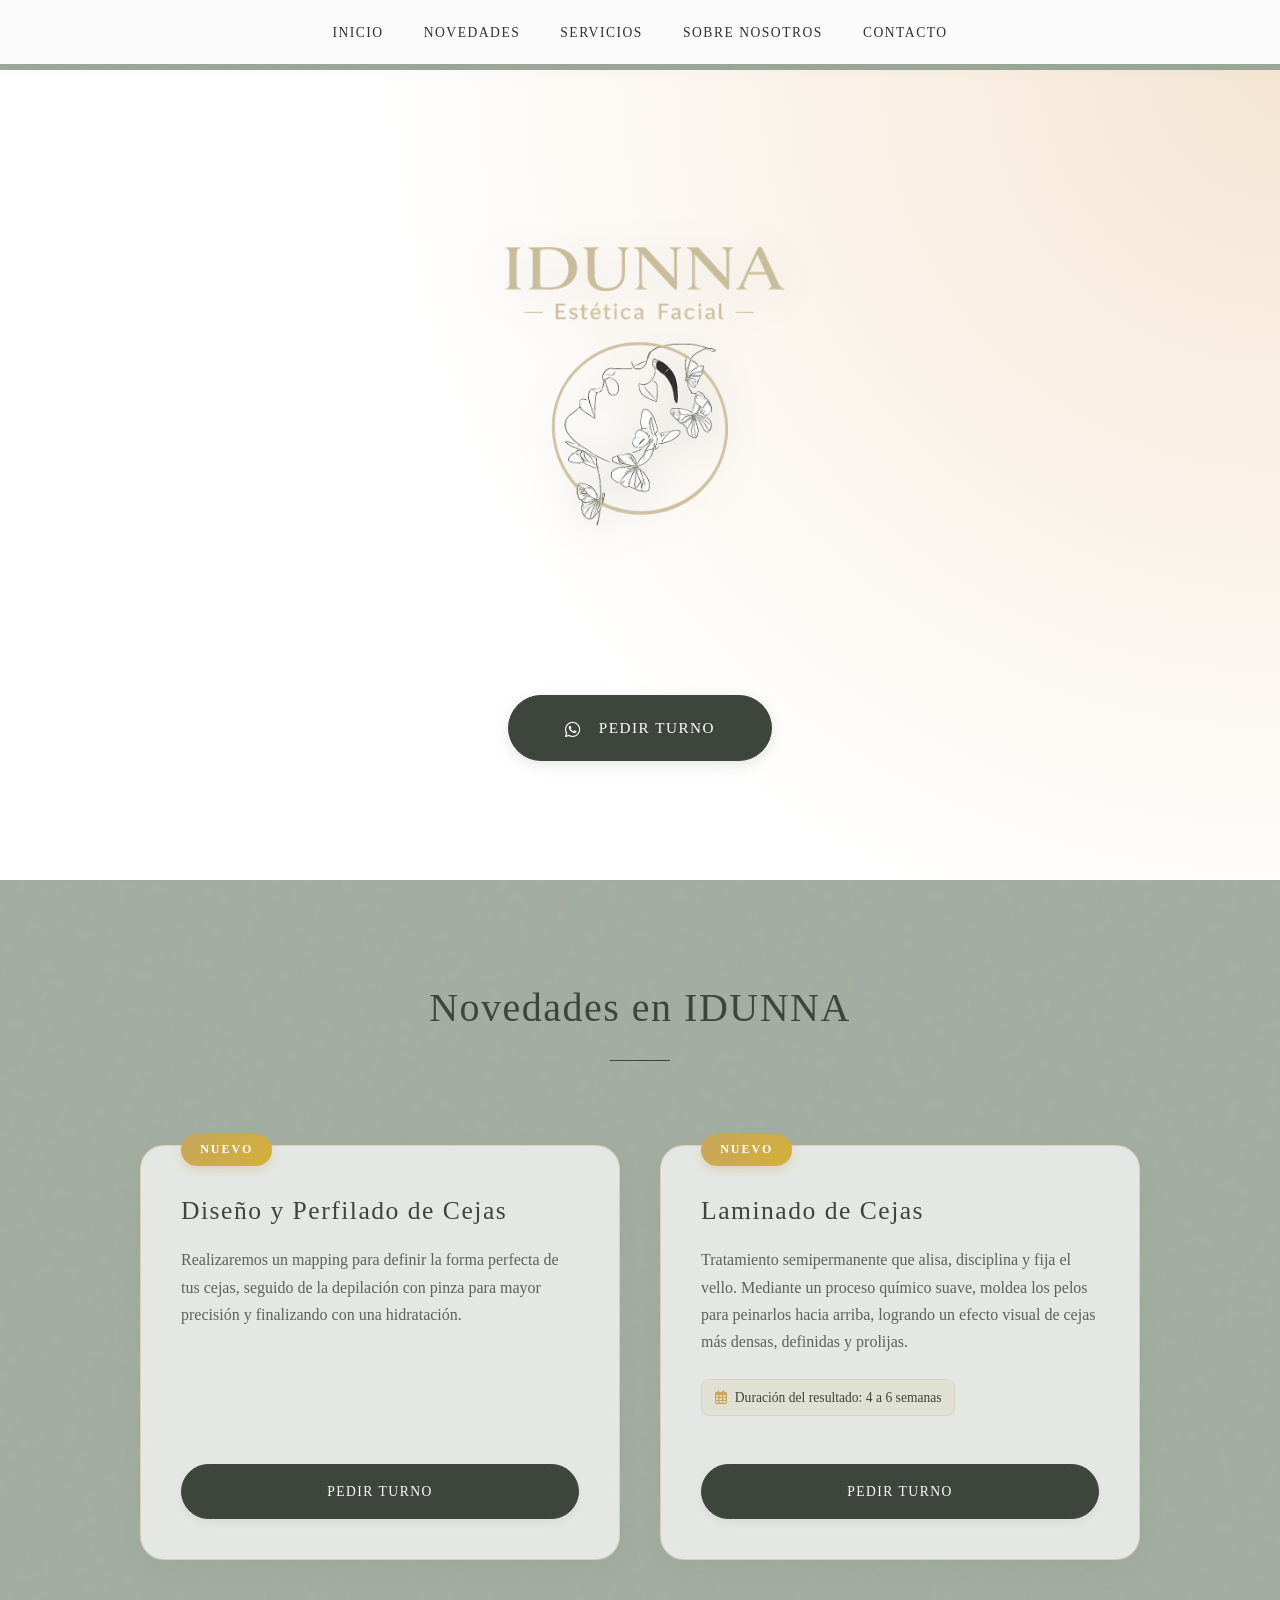
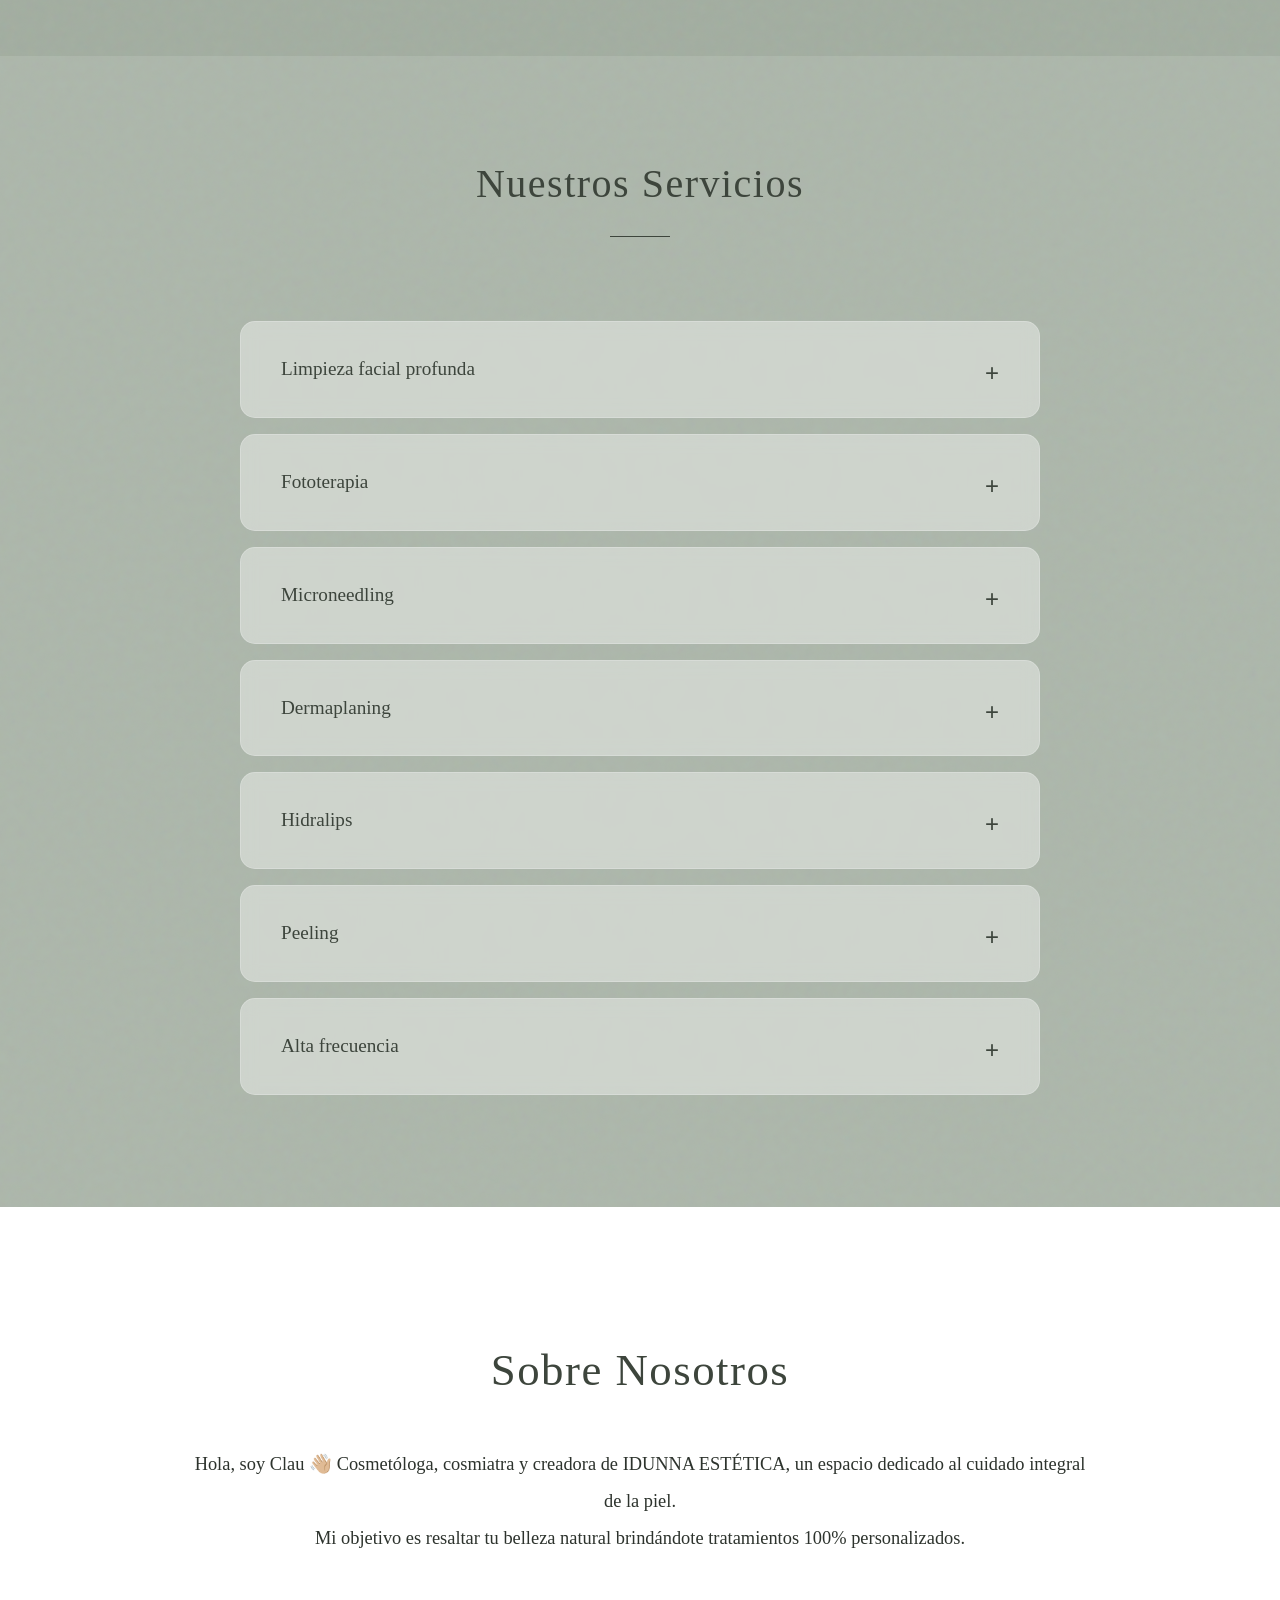
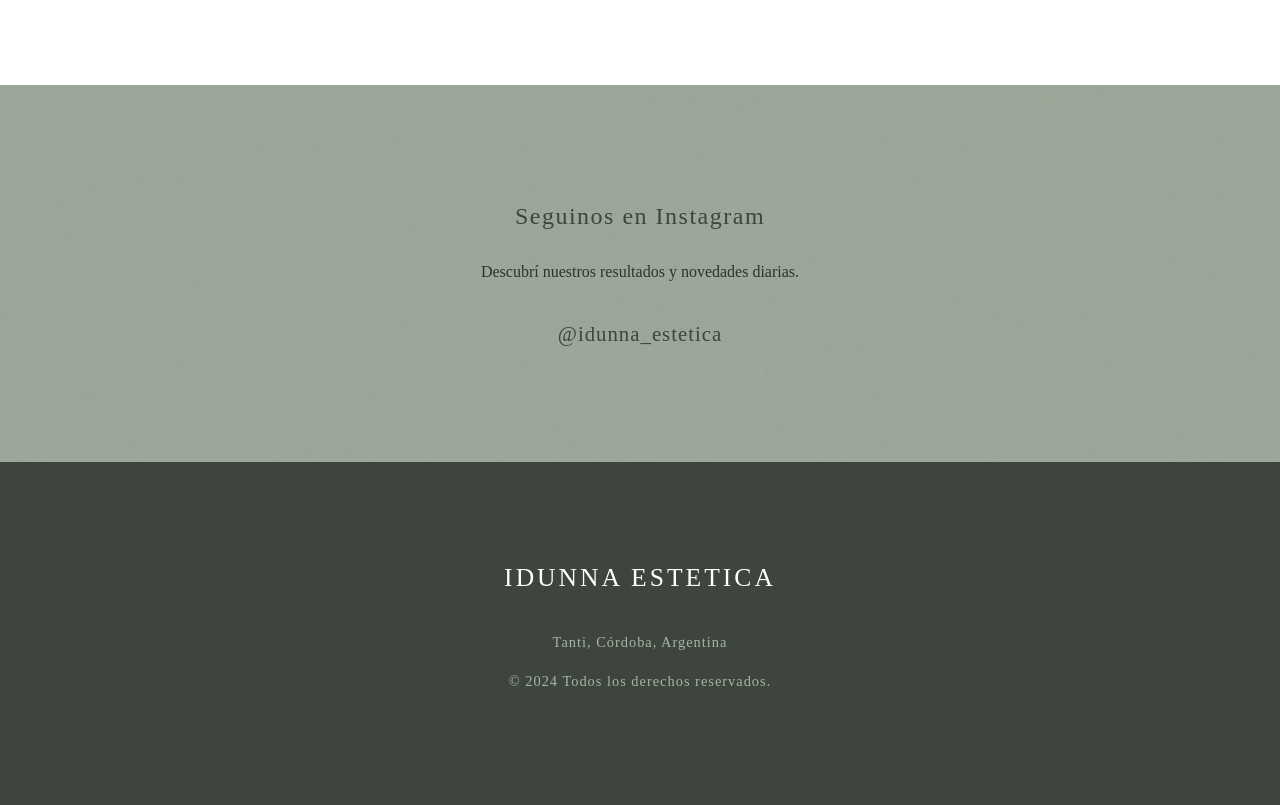
<file: index.html>
<!DOCTYPE html>
<html lang="es">

<head>
    <meta charset="UTF-8">
    <meta name="viewport" content="width=device-width, initial-scale=1.0">
    <title>IDUNNA ESTETICA - Belleza y bienestar para tu piel</title>
    <link rel="stylesheet" href="style.css">
    <!-- Font Awesome para el icono de WhatsApp -->
    <link rel="stylesheet" href="https://cdnjs.cloudflare.com/ajax/libs/font-awesome/6.0.0/css/all.min.css">

</head>

<body>

    <header>
        <nav>
            <ul>
                <li><a href="#inicio">Inicio</a></li>
                <li><a href="#novedades">Novedades</a></li>
                <li><a href="#servicios">Servicios</a></li>
                <li><a href="#sobre-nosotros">Sobre Nosotros</a></li>
                <li><a href="#contacto">Contacto</a></li>
            </ul>
        </nav>
    </header>

    <main>
        <!-- Sección Hero -->
        <section id="inicio">
            <img src="logo.png" alt="IDUNNA ESTETICA" class="hero-logo">

            <a href="https://wa.me/5493541217172?text=Hola%20quiero%20pedir%20un%20turno%20en%20IDUNNA%20ESTETICA%20😊"
                target="_blank" rel="noopener noreferrer">
                <i class="fab fa-whatsapp"></i> Pedir Turno
            </a>
        </section>

        <!-- Sección Novedades -->
        <section id="novedades">
            <h2>Novedades en IDUNNA</h2>
            <div class="novedades-grid">
                <div class="novedad-card reveal">
                    <span class="badge-nuevo">NUEVO</span>
                    <div class="novedad-content">
                        <h3>Diseño y Perfilado de Cejas</h3>
                        <p class="novedad-desc">
                            Realizaremos un mapping para definir la forma perfecta de tus cejas, seguido de la depilación con pinza para mayor precisión y finalizando con una hidratación.
                        </p>
                    </div>
                    <div class="novedad-footer">
                        <a href="https://wa.me/5493541217172?text=Hola%20quiero%20pedir%20un%20turno%20para%20Dise%C3%B1o%20y%20Perfilado%20de%20Cejas%20en%20IDUNNA%20ESTETICA%20%F0%9F%98%8A"
                            target="_blank" rel="noopener noreferrer" class="novedad-btn">
                            Pedir Turno
                        </a>
                    </div>
                </div>

                <div class="novedad-card reveal">
                    <span class="badge-nuevo">NUEVO</span>
                    <div class="novedad-content">
                        <h3>Laminado de Cejas</h3>
                        <p class="novedad-desc">
                            Tratamiento semipermanente que alisa, disciplina y fija el vello. Mediante un proceso químico suave, moldea los pelos para peinarlos hacia arriba, logrando un efecto visual de cejas más densas, definidas y prolijas.
                        </p>
                        <div class="novedad-meta">
                            <span class="duracion-badge">
                                <i class="far fa-calendar-alt"></i> Duración del resultado: 4 a 6 semanas
                            </span>
                        </div>
                    </div>
                    <div class="novedad-footer">
                        <a href="https://wa.me/5493541217172?text=Hola%20quiero%20pedir%20un%20turno%20para%20Laminado%20de%20Cejas%20en%20IDUNNA%20ESTETICA%20%F0%9F%98%8A"
                            target="_blank" rel="noopener noreferrer" class="novedad-btn">
                            Pedir Turno
                        </a>
                    </div>
                </div>
            </div>
        </section>

        <!-- Sección Servicios -->
        <section id="servicios">
            <h2>Nuestros Servicios</h2>
            <div class="servicios-accordion">
                <details class="servicio-item">
                    <summary>Limpieza facial profunda</summary>
                    <div class="servicio-content">
                        <p>Turno de 1hr aprox. Donde realizaremos:</p>
                        <ul>
                            <li>Revisión del rostro y ficha de paciente</li>
                            <li>Higiene de la piel</li>
                            <li>Exfoliación personalizada</li>
                            <li>Extracción de comedones y pústulas de ser necesario</li>
                            <li>Descongestión de la piel</li>
                            <li>Hidratación del rostro</li>
                            <li>Protección solar</li>
                        </ul>
                    </div>
                </details>

                <details class="servicio-item">
                    <summary>Fototerapia</summary>
                    <div class="servicio-content">
                        <p>Utiliza la energía de la luz para estimular las células de la piel, ayudando a mejorar la
                            producción de colágeno, reducir la inflamación, combatir bacterias y mejorar el tono.</p>
                    </div>
                </details>

                <details class="servicio-item">
                    <summary>Microneedling</summary>
                    <div class="servicio-content">
                        <p>Ideal para:</p>
                        <ul>
                            <li>Rejuvenecer la piel</li>
                            <li>Reducir líneas de expresión y arruguitas</li>
                            <li>Mejorar cicatrices</li>
                            <li>Atenuar manchas</li>
                            <li>Minimizar poros dilatados</li>
                        </ul>
                    </div>
                </details>

                <details class="servicio-item">
                    <summary>Dermaplaning</summary>
                    <div class="servicio-content">
                        <ul>
                            <li>Elimina células muertas</li>
                            <li>Retira vello superficial</li>
                        </ul>
                        <p><strong>Resultado:</strong> piel suave y luminosa.</p>
                    </div>
                </details>

                <details class="servicio-item">
                    <summary>Hidralips</summary>
                    <div class="servicio-content">
                        <p>Hidratación de labios mediante microneedling. Regeneración celular y rejuvenecimiento. Ideal
                            para labios secos o envejecidos.</p>
                    </div>
                </details>

                <details class="servicio-item">
                    <summary>Peeling</summary>
                    <div class="servicio-content">
                        <p>Renovación celular para tratar manchas, arrugas finas y textura.</p>
                    </div>
                </details>

                <details class="servicio-item">
                    <summary>Alta frecuencia</summary>
                    <div class="servicio-content">
                        <p>Beneficios:</p>
                        <ul>
                            <li>Acción antibacteriana</li>
                            <li>Oxigenación y circulación</li>
                            <li>Cicatrización y descongestión</li>
                            <li>Estimula colágeno y elastina</li>
                            <li>Corrige flacidez facial</li>
                        </ul>
                    </div>
                </details>
            </div>
        </section>

        <!-- Sección Sobre Nosotros -->
        <section id="sobre-nosotros">
            <h2>Sobre Nosotros</h2>
            <p>Hola, soy Clau 👋🏼 Cosmetóloga, cosmiatra y creadora de IDUNNA ESTÉTICA, un espacio dedicado al cuidado
                integral de la piel. <br> Mi objetivo es resaltar tu belleza natural brindándote tratamientos 100%
                personalizados.</p>
        </section>

        <!-- Sección Instagram -->
        <section id="instagram">
            <h2>Seguinos en Instagram</h2>
            <p>Descubrí nuestros resultados y novedades diarias.</p>
            <a href="https://www.instagram.com/idunna_estetica?igsh=b3F4aGJtcGxvbm43"
                target="_blank">@idunna_estetica</a>
        </section>
    </main>

    <footer>
        <p>IDUNNA ESTETICA</p>
        <p>Tanti, Córdoba, Argentina</p>
        <p>&copy; 2024 Todos los derechos reservados.</p>
    </footer>

    <script>
        document.addEventListener('DOMContentLoaded', () => {
            const reveals = document.querySelectorAll('.reveal');
            
            const revealOnScroll = new IntersectionObserver((entries, observer) => {
                entries.forEach(entry => {
                    if (entry.isIntersecting) {
                        entry.target.classList.add('visible');
                        observer.unobserve(entry.target);
                    }
                });
            }, {
                threshold: 0.1,
                rootMargin: '0px 0px -50px 0px'
            });
            
            reveals.forEach(reveal => {
                revealOnScroll.observe(reveal);
            });
        });
    </script>

</body>

</html>
</file>
<file: style.css>
/* 
   IDUNNA ESTETICA - System Design
   Theme: Sage Green (#9DA99B) & Gold (#C6A75E)
*/

/* Reset & Base Styles */
* {
    margin: 0;
    padding: 0;
    box-sizing: border-box;
}

:root {
    --sage: #9DA99B;
    --sage-light: #C4CFC3;
    --sage-dark: #3D453C;
    /* Contraste para botones y texto */
    --gold: #C6A75E;
    --beige: #F5E6D3;
    --white: #FFFFFF;
    --cream: #F8F9FA;
    --text-dark: #2D332D;
    --text-muted: #5B635B;
    --transition: all 0.4s cubic-bezier(0.165, 0.84, 0.44, 1);
}

html {
    scroll-behavior: smooth;
}

body {
    font-family: 'Playfair Display', serif, 'Inter', -apple-system, BlinkMacSystemFont, "Segoe UI", Roboto, sans-serif;
    line-height: 1.6;
    color: var(--text-dark);
    background-color: var(--sage);
    background-image: url("data:image/svg+xml,%3Csvg viewBox='0 0 200 200' xmlns='http://www.w3.org/2000/svg'%3E%3Cfilter id='noiseFilter'%3E%3CfeTurbulence type='fractalNoise' baseFrequency='0.65' numOctaves='3' stitchTiles='stitch'/%3E%3C/filter%3E%3Crect width='100%25' height='100%25' opacity='0.05' filter='url(%23noiseFilter)'/%3E%3C/svg%3E");
    overflow-x: hidden;
}

/* Typography */
h1,
h2,
h3 {
    font-weight: 500;
    letter-spacing: 1.5px;
    color: var(--sage-dark);
}

/* Header & Navigation */
header {
    background-color: rgba(255, 255, 255, 0.95);
    backdrop-filter: blur(10px);
    padding: 1.2rem 5%;
    position: fixed;
    width: 100%;
    top: 0;
    z-index: 1000;
    box-shadow: 0 2px 20px rgba(0, 0, 0, 0.05);
}

nav ul {
    display: flex;
    justify-content: center;
    list-style: none;
    gap: 2.5rem;
}

nav ul li a {
    text-decoration: none;
    color: var(--text-dark);
    font-weight: 400;
    font-size: 0.85rem;
    text-transform: uppercase;
    letter-spacing: 1.5px;
    transition: var(--transition);
}

nav ul li a:hover {
    color: var(--sage-dark);
    opacity: 0.7;
}

/* Main Content Spacing */
main {
    margin-top: 70px;
}

section {
    padding: 6rem 10%;
    text-align: center;
}

/* Hero Section */
#inicio {
    height: 90vh;
    display: flex;
    flex-direction: column;
    justify-content: center;
    align-items: center;
    background: radial-gradient(circle at top right, var(--beige) 0%, var(--white) 60%);
}

.hero-logo {
    max-width: 450px;
    width: 90%;
    height: auto;
    margin-bottom: 3.5rem;
    filter: drop-shadow(0 5px 20px rgba(0, 0, 0, 0.1));
    animation: fadeInUp 1.2s ease;
}

#inicio a {
    background-color: var(--sage-dark);
    color: var(--white);
    padding: 1.25rem 3.5rem;
    text-decoration: none;
    border-radius: 50px;
    font-size: 0.95rem;
    letter-spacing: 1.5px;
    text-transform: uppercase;
    transition: var(--transition);
    border: 1px solid var(--sage-dark);
    box-shadow: 0 4px 15px rgba(0, 0, 0, 0.1);
}

#inicio a i {
    margin-right: 12px;
    font-size: 1.1rem;
    vertical-align: middle;
}

#inicio a:hover {
    background-color: #2D332D;
    /* Tono más oscuro para hover */
    border-color: #2D332D;
    transform: translateY(-3px);
    box-shadow: 0 8px 25px rgba(0, 0, 0, 0.15);
}

/* Novedades Section */
#novedades {
    background-color: rgba(255, 255, 255, 0.05);
}

#novedades h2 {
    font-size: 2.5rem;
    margin-bottom: 4rem;
    position: relative;
    display: inline-block;
}

#novedades h2::after {
    content: '';
    display: block;
    width: 60px;
    height: 1px;
    background: var(--sage-dark);
    margin: 20px auto;
}

.novedades-grid {
    display: grid;
    grid-template-columns: repeat(2, 1fr);
    gap: 2.5rem;
    max-width: 1000px;
    margin: 0 auto;
    text-align: left;
}

.novedad-card {
    position: relative;
    background-color: rgba(255, 255, 255, 0.7);
    backdrop-filter: blur(12px);
    -webkit-backdrop-filter: blur(12px);
    border: 1.5px solid rgba(198, 167, 94, 0.35);
    border-radius: 24px;
    padding: 3rem 2.5rem 2.5rem 2.5rem;
    display: flex;
    flex-direction: column;
    justify-content: space-between;
    transition: var(--transition);
    box-shadow: 0 10px 30px rgba(61, 69, 60, 0.05);
}

.novedad-card:hover {
    transform: translateY(-8px);
    border-color: var(--gold);
    background-color: rgba(255, 255, 255, 0.85);
    box-shadow: 0 15px 35px rgba(61, 69, 60, 0.15), 0 0 20px rgba(198, 167, 94, 0.15);
}

.badge-nuevo {
    position: absolute;
    top: -12px;
    left: 2.5rem;
    background: linear-gradient(135deg, var(--gold) 0%, #D4AF37 100%);
    color: var(--white);
    font-size: 0.75rem;
    font-weight: 600;
    letter-spacing: 2px;
    text-transform: uppercase;
    padding: 0.4rem 1.2rem;
    border-radius: 50px;
    box-shadow: 0 4px 10px rgba(198, 167, 94, 0.3);
}

.novedad-content {
    flex-grow: 1;
}

.novedad-card h3 {
    font-family: 'Playfair Display', serif;
    font-size: 1.6rem;
    color: var(--sage-dark);
    margin-bottom: 1.2rem;
    line-height: 1.3;
}

.novedad-desc {
    color: var(--text-muted);
    font-size: 1rem;
    line-height: 1.7;
    margin-bottom: 1.5rem;
}

.novedad-meta {
    margin-bottom: 1.5rem;
}

.duracion-badge {
    display: inline-flex;
    align-items: center;
    gap: 0.5rem;
    font-size: 0.85rem;
    color: var(--sage-dark);
    background-color: rgba(198, 167, 94, 0.1);
    border: 1px solid rgba(198, 167, 94, 0.2);
    padding: 0.4rem 0.8rem;
    border-radius: 8px;
    font-weight: 500;
}

.duracion-badge i {
    color: var(--gold);
}

.novedad-footer {
    margin-top: 1.5rem;
}

.novedad-btn {
    display: inline-block;
    width: 100%;
    text-align: center;
    background-color: var(--sage-dark);
    color: var(--white);
    padding: 1rem 2rem;
    text-decoration: none;
    border-radius: 50px;
    font-size: 0.85rem;
    font-weight: 500;
    letter-spacing: 1.5px;
    text-transform: uppercase;
    transition: var(--transition);
    border: 1px solid var(--sage-dark);
    box-shadow: 0 4px 10px rgba(0, 0, 0, 0.05);
}

.novedad-btn:hover {
    background-color: var(--gold);
    border-color: var(--gold);
    transform: translateY(-2px);
    box-shadow: 0 6px 15px rgba(198, 167, 94, 0.3);
}

/* Reveal on Scroll Animation */
.reveal {
    opacity: 0;
    transform: translateY(30px);
    transition: opacity 0.8s cubic-bezier(0.165, 0.84, 0.44, 1), 
                transform 0.8s cubic-bezier(0.165, 0.84, 0.44, 1);
}

.reveal.visible {
    opacity: 1;
    transform: translateY(0);
}

/* Services Section (Accordion) */
#servicios {
    background-color: rgba(255, 255, 255, 0.15);
}

#servicios h2 {
    font-size: 2.5rem;
    margin-bottom: 4rem;
    position: relative;
    display: inline-block;
}

#servicios h2::after {
    content: '';
    display: block;
    width: 60px;
    height: 1px;
    background: var(--sage-dark);
    margin: 20px auto;
}

.servicios-accordion {
    max-width: 800px;
    margin: 0 auto;
    text-align: left;
}

.servicio-item {
    background-color: rgba(255, 255, 255, 0.4);
    backdrop-filter: blur(8px);
    margin-bottom: 1rem;
    border-radius: 15px;
    border: 1px solid rgba(255, 255, 255, 0.2);
    overflow: hidden;
    transition: var(--transition);
}

.servicio-item:hover {
    background-color: rgba(255, 255, 255, 0.6);
    box-shadow: 0 10px 30px rgba(0, 0, 0, 0.05);
}

.servicio-item summary {
    padding: 2rem 2.5rem;
    cursor: pointer;
    font-family: 'Playfair Display', serif;
    font-size: 1.2rem;
    font-weight: 500;
    color: var(--sage-dark);
    list-style: none;
    /* Hide default arrow */
    position: relative;
    transition: var(--transition);
}

.servicio-item summary::-webkit-details-marker {
    display: none;
}

.servicio-item summary::after {
    content: '+';
    position: absolute;
    right: 2.5rem;
    font-family: 'Inter', sans-serif;
    font-size: 1.5rem;
    font-weight: 300;
    transition: transform 0.4s ease;
}

.servicio-item[open] summary::after {
    transform: rotate(45deg);
}

.servicio-content {
    padding: 0 2.5rem 2.5rem;
    color: var(--text-muted);
    font-size: 1rem;
    line-height: 1.8;
    animation: fadeInDown 0.4s ease;
}

.servicio-content p {
    margin-bottom: 1rem;
}

.servicio-content ul {
    list-style: none;
    padding-left: 0;
}

.servicio-content li {
    position: relative;
    padding-left: 1.5rem;
    margin-bottom: 0.5rem;
}

.servicio-content li::before {
    content: '•';
    position: absolute;
    left: 0;
    color: var(--gold);
    font-weight: bold;
}

/* About Us Section */
#sobre-nosotros {
    background-color: var(--white);
    max-width: 100%;
    padding: 8rem 10%;
}

#sobre-nosotros h2 {
    font-size: 2.8rem;
    margin-bottom: 2.5rem;
}

#sobre-nosotros p {
    font-size: 1.15rem;
    line-height: 2;
    color: var(--text-dark);
    font-weight: 300;
    max-width: 900px;
    margin: 0 auto;
}

/* Instagram Section */
#instagram {
    background-color: rgba(0, 0, 0, 0.02);
    padding: 7rem 10%;
}

#instagram h2 {
    margin-bottom: 1.5rem;
}

#instagram a {
    display: inline-block;
    margin-top: 2rem;
    font-size: 1.3rem;
    color: var(--sage-dark);
    text-decoration: none;
    font-weight: 500;
    letter-spacing: 1px;
    transition: var(--transition);
}

#instagram a:hover {
    opacity: 0.6;
    transform: scale(1.02);
}

/* Footer */
footer {
    background-color: var(--sage-dark);
    color: var(--sage-light);
    padding: 6rem 10%;
    text-align: center;
}

footer p {
    margin-bottom: 1rem;
    font-weight: 300;
    font-size: 0.9rem;
    letter-spacing: 1px;
    opacity: 0.8;
}

footer p:first-child {
    font-size: 1.6rem;
    letter-spacing: 3px;
    font-weight: 500;
    margin-bottom: 2rem;
    opacity: 1;
    color: var(--white);
}

/* Animations */
@keyframes fadeInUp {
    from {
        opacity: 0;
        transform: translateY(30px);
    }

    to {
        opacity: 1;
        transform: translateY(0);
    }
}

@keyframes fadeInDown {
    from {
        opacity: 0;
        transform: translateY(-10px);
    }

    to {
        opacity: 1;
        transform: translateY(0);
    }
}

/* Responsive Design */
@media (max-width: 768px) {
    section {
        padding: 4rem 5%;
    }

    nav ul {
        gap: 1.2rem;
    }

    nav ul li a {
        font-size: 0.75rem;
    }

    #sobre-nosotros h2 {
        font-size: 2.2rem;
    }

    .servicio-item summary {
        padding: 1.5rem;
        font-size: 1.1rem;
    }

    .servicio-item summary::after {
        right: 1.5rem;
    }

    .servicio-content {
        padding: 0 1.5rem 1.5rem;
    }

    /* Responsive Novedades */
    .novedades-grid {
        grid-template-columns: 1fr;
        gap: 2rem;
    }

    .novedad-card {
        padding: 2.5rem 1.8rem 1.8rem 1.8rem;
    }

    .badge-nuevo {
        left: 1.8rem;
    }
}
</file>
